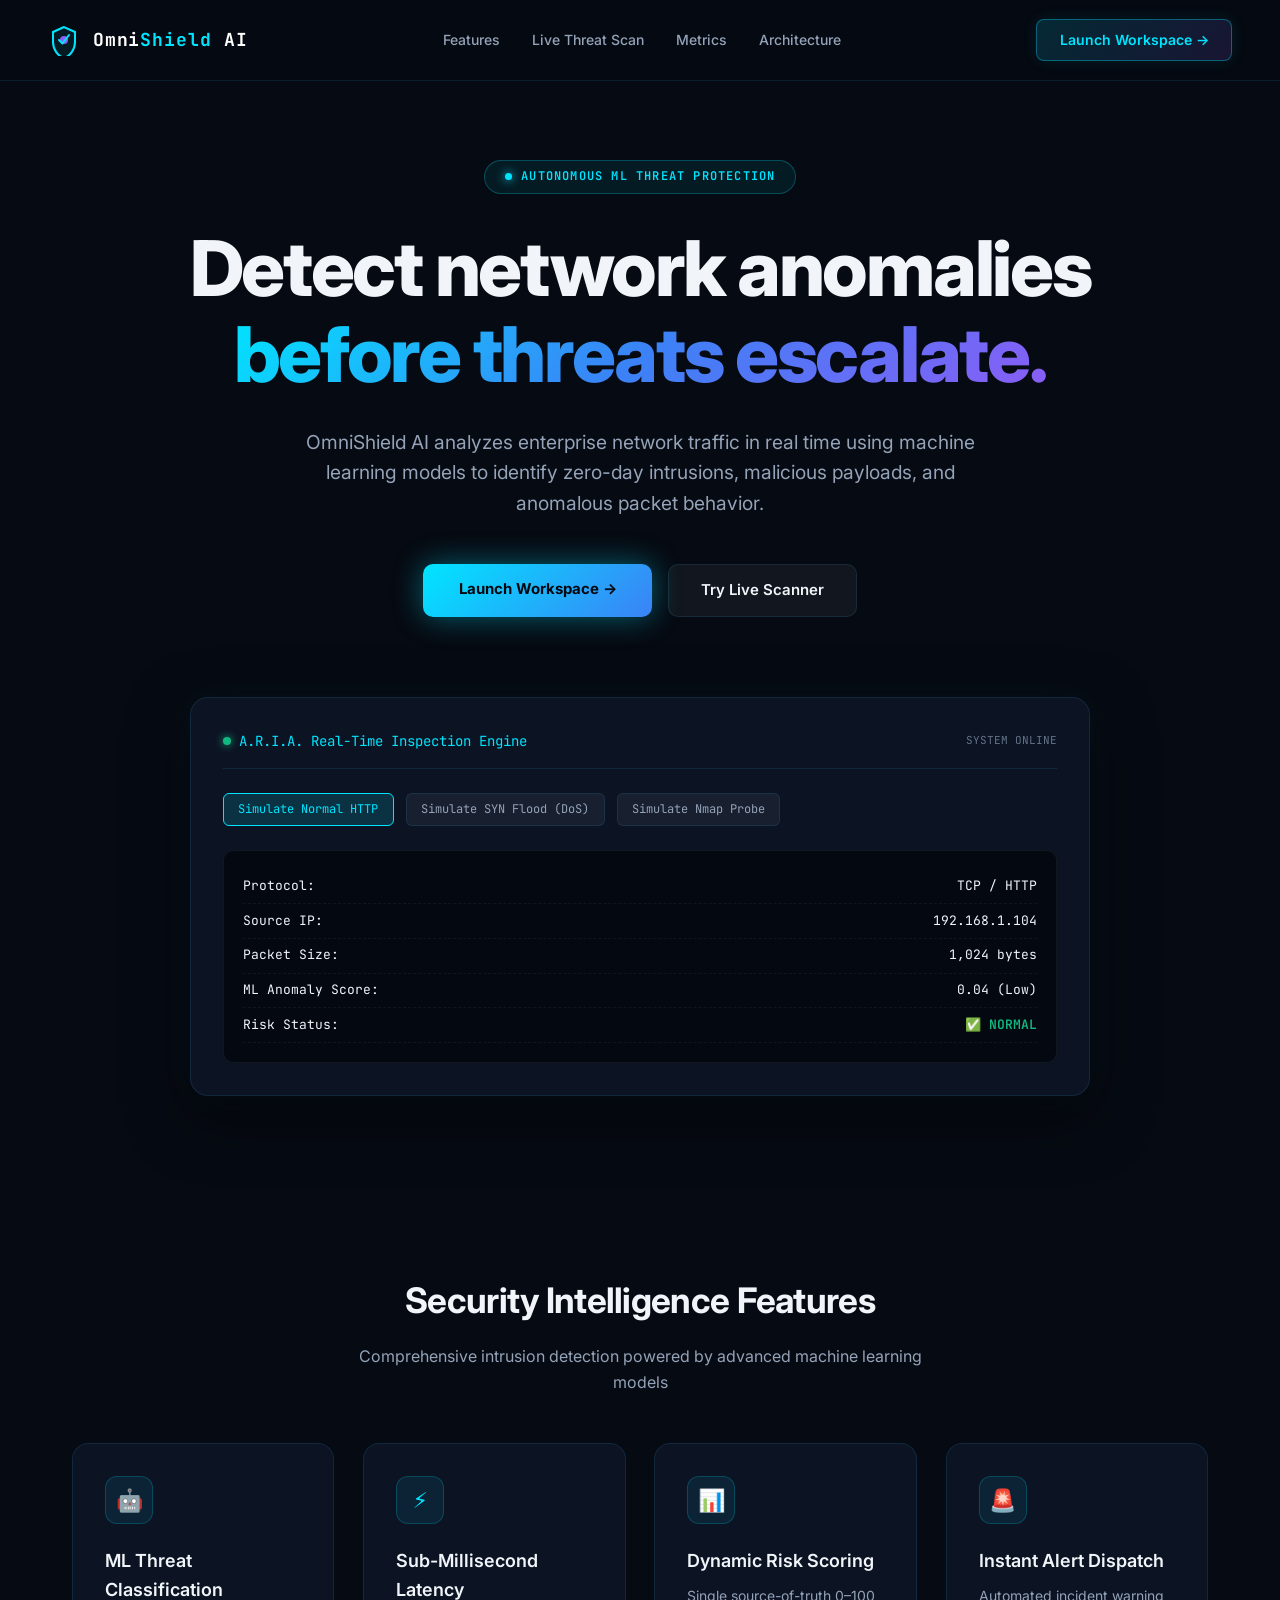
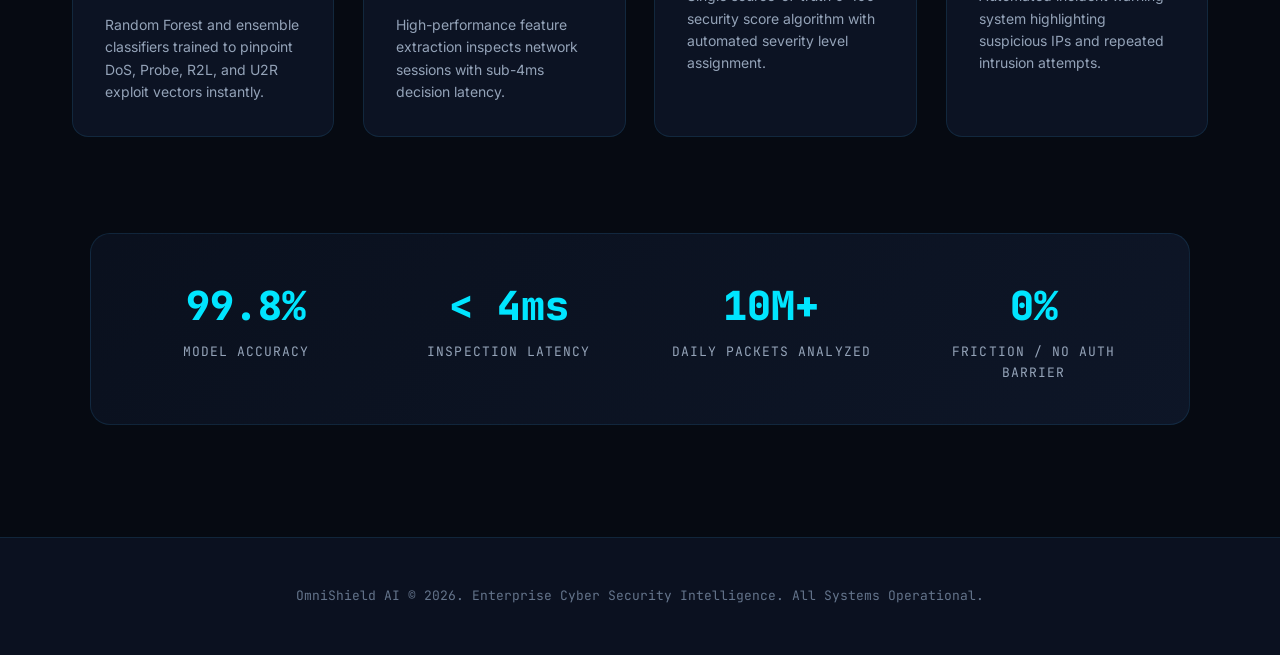
<file: app/templates/landing.html>
<!DOCTYPE html>
<html lang="en">
<head>
  <meta charset="UTF-8" />
  <meta name="viewport" content="width=device-width, initial-scale=1.0" />
  <meta name="description" content="OmniShield AI — Real-Time ML-Powered Network Intrusion & Threat Protection Platform." />
  <title>OmniShield AI — Autonomous Threat Protection Platform</title>
  <link rel="preconnect" href="https://fonts.googleapis.com" />
  <link rel="preconnect" href="https://fonts.gstatic.com" crossorigin />
  <link href="https://fonts.googleapis.com/css2?family=Inter:wght@300;400;500;600;700;800&family=JetBrains+Mono:wght@400;500&display=swap" rel="stylesheet" />
  <style>
    *, *::before, *::after { box-sizing: border-box; margin: 0; padding: 0; }
    :root {
      --bg-base: #060a12;
      --bg-surface: #0b1120;
      --bg-card: rgba(15, 23, 42, 0.75);
      --bg-card-hover: rgba(20, 30, 52, 0.9);
      --accent-cyan: #00e5ff;
      --accent-violet: #8b5cf6;
      --accent-blue: #3b82f6;
      --text-main: #f1f5f9;
      --text-muted: #94a3b8;
      --text-dim: #64748b;
      --border-subtle: rgba(56, 189, 248, 0.12);
      --border-glow: rgba(0, 229, 255, 0.35);
      --font-ui: 'Inter', system-ui, -apple-system, sans-serif;
      --font-mono: 'JetBrains Mono', monospace;
    }
    html, body {
      width: 100%; min-height: 100vh;
      font-family: var(--font-ui);
      background: var(--bg-base);
      color: var(--text-main);
      overflow-x: hidden;
      line-height: 1.6;
    }
    a { text-decoration: none; color: inherit; }

    /* === Header Navbar === */
    #navbar {
      position: fixed; top: 0; left: 0; right: 0; z-index: 1000;
      display: flex; align-items: center; justify-content: space-between;
      padding: 1.2rem 3rem;
      background: rgba(6, 10, 18, 0.85);
      backdrop-filter: blur(20px);
      border-bottom: 1px solid var(--border-subtle);
    }
    .logo { display: flex; align-items: center; gap: 0.8rem; }
    .logo-text { font-family: var(--font-mono); font-size: 18px; font-weight: 700; letter-spacing: 0.05em; color: #fff; }
    .logo-text em { color: var(--accent-cyan); font-style: normal; }

    .nav-links { display: flex; align-items: center; gap: 2rem; }
    @media(max-width: 768px){ .nav-links { display: none; } }
    .nav-link { font-size: 14px; font-weight: 500; color: var(--text-muted); transition: color 0.2s; }
    .nav-link:hover { color: var(--accent-cyan); }

    .nav-btn {
      display: inline-flex; align-items: center; gap: 0.5rem;
      background: linear-gradient(135deg, rgba(0,229,255,0.15), rgba(139,92,246,0.15));
      border: 1px solid var(--border-glow);
      color: var(--accent-cyan); font-size: 14px; font-weight: 600;
      padding: 0.55rem 1.4rem; border-radius: 8px;
      transition: all 0.25s ease;
      box-shadow: 0 0 15px rgba(0, 229, 255, 0.1);
    }
    .nav-btn:hover {
      background: linear-gradient(135deg, rgba(0,229,255,0.28), rgba(139,92,246,0.28));
      box-shadow: 0 0 25px rgba(0, 229, 255, 0.3);
      transform: translateY(-1px);
    }

    /* === Hero Section === */
    .hero-container {
      max-width: 1200px; margin: 0 auto;
      padding: 10rem 2rem 5rem;
      text-align: center;
      display: flex; flex-direction: column; align-items: center;
    }
    .hero-badge {
      display: inline-flex; align-items: center; gap: 0.6rem;
      background: rgba(0, 229, 255, 0.08);
      border: 1px solid rgba(0, 229, 255, 0.25);
      border-radius: 30px; padding: 0.4rem 1.2rem;
      font-family: var(--font-mono); font-size: 12px; font-weight: 600;
      color: var(--accent-cyan); text-transform: uppercase; letter-spacing: 0.1em;
      margin-bottom: 2rem;
    }
    .badge-dot { width: 7px; height: 7px; border-radius: 50%; background: var(--accent-cyan); box-shadow: 0 0 10px var(--accent-cyan); }

    .hero-title {
      font-size: clamp(2.8rem, 6vw, 4.8rem);
      font-weight: 800; line-height: 1.12; letter-spacing: -0.03em;
      margin-bottom: 1.8rem; max-width: 950px;
    }
    .hero-title .gradient-text {
      background: linear-gradient(135deg, #00e5ff 0%, #3b82f6 50%, #8b5cf6 100%);
      -webkit-background-clip: text; -webkit-text-fill-color: transparent;
    }

    .hero-sub {
      font-size: clamp(1rem, 2vw, 1.2rem);
      color: var(--text-muted); max-width: 720px;
      margin-bottom: 2.8rem; font-weight: 400;
    }

    .hero-ctas { display: flex; gap: 1rem; flex-wrap: wrap; justify-content: center; margin-bottom: 5rem; }
    .btn-hero-primary {
      background: linear-gradient(135deg, #00e5ff, #3b82f6);
      color: #040810; font-size: 15px; font-weight: 700;
      padding: 0.85rem 2.2rem; border-radius: 10px;
      box-shadow: 0 0 30px rgba(0, 229, 255, 0.4);
      transition: all 0.25s ease;
    }
    .btn-hero-primary:hover {
      transform: translateY(-2px); box-shadow: 0 0 40px rgba(0, 229, 255, 0.6);
    }
    .btn-hero-secondary {
      background: rgba(255, 255, 255, 0.05);
      border: 1px solid var(--border-subtle);
      color: var(--text-main); font-size: 15px; font-weight: 600;
      padding: 0.85rem 2rem; border-radius: 10px;
      transition: all 0.25s ease;
    }
    .btn-hero-secondary:hover {
      background: rgba(255, 255, 255, 0.1); border-color: rgba(255, 255, 255, 0.25); transform: translateY(-2px);
    }

    /* === Demo Interactive Scanner === */
    .scanner-card {
      width: 100%; max-width: 900px;
      background: var(--bg-card);
      border: 1px solid var(--border-subtle);
      border-radius: 18px; padding: 2rem;
      backdrop-filter: blur(16px);
      box-shadow: 0 20px 60px rgba(0, 0, 0, 0.5), 0 0 40px rgba(0, 229, 255, 0.05);
      margin-bottom: 6rem; text-align: left;
    }
    .scanner-header { display: flex; align-items: center; justify-content: space-between; margin-bottom: 1.5rem; border-bottom: 1px solid var(--border-subtle); padding-bottom: 1rem; }
    .scanner-title { font-family: var(--font-mono); font-size: 14px; color: var(--accent-cyan); display: flex; align-items: center; gap: 0.5rem; }
    .live-indicator { width: 8px; height: 8px; border-radius: 50%; background: #10b981; box-shadow: 0 0 8px #10b981; }

    .scanner-controls { display: flex; gap: 0.75rem; flex-wrap: wrap; margin-bottom: 1.5rem; }
    .sim-btn {
      background: rgba(255,255,255,0.05); border: 1px solid var(--border-subtle);
      color: var(--text-muted); font-family: var(--font-mono); font-size: 12px;
      padding: 0.45rem 0.9rem; border-radius: 6px; cursor: pointer; transition: all 0.2s;
    }
    .sim-btn:hover { background: rgba(0,229,255,0.1); color: var(--accent-cyan); border-color: var(--border-glow); }
    .sim-btn.active { background: rgba(0,229,255,0.15); color: var(--accent-cyan); border-color: var(--accent-cyan); }

    .scanner-display {
      background: #040810; border: 1px solid rgba(255,255,255,0.06);
      border-radius: 10px; padding: 1.2rem; font-family: var(--font-mono); font-size: 13px;
    }
    .scan-line { display: flex; justify-content: space-between; padding: 0.4rem 0; border-bottom: 1px dashed rgba(255,255,255,0.05); }
    .status-normal { color: #10b981; font-weight: 600; }
    .status-attack { color: #f43f5e; font-weight: 600; }
    .status-suspicious { color: #f59e0b; font-weight: 600; }

    /* === Feature Cards Grid === */
    .section-title { font-size: 2.2rem; font-weight: 700; letter-spacing: -0.02em; margin-bottom: 1rem; text-align: center; }
    .section-sub { font-size: 1rem; color: var(--text-muted); text-align: center; margin-bottom: 4rem; max-width: 600px; }

    .grid-container {
      max-width: 1200px; margin: 0 auto 6rem; padding: 0 2rem;
      display: grid; grid-template-columns: repeat(auto-fit, minmax(260px, 1fr)); gap: 1.8rem;
    }
    .feature-card {
      background: var(--bg-card); border: 1px solid var(--border-subtle);
      border-radius: 16px; padding: 2rem; text-align: left;
      transition: all 0.3s ease; backdrop-filter: blur(12px);
    }
    .feature-card:hover {
      background: var(--bg-card-hover); border-color: var(--border-glow);
      transform: translateY(-4px); box-shadow: 0 12px 30px rgba(0,0,0,0.4), 0 0 20px rgba(0,229,255,0.1);
    }
    .feature-icon {
      width: 48px; height: 48px; border-radius: 12px;
      background: rgba(0, 229, 255, 0.08); border: 1px solid rgba(0, 229, 255, 0.2);
      display: flex; align-items: center; justify-content: center;
      font-size: 22px; color: var(--accent-cyan); margin-bottom: 1.4rem;
    }
    .feature-h3 { font-size: 18px; font-weight: 600; margin-bottom: 0.6rem; color: var(--text-main); }
    .feature-p { font-size: 14px; color: var(--text-muted); line-height: 1.6; }

    /* === Stats Grid === */
    .stats-bar {
      max-width: 1100px; margin: 0 auto 7rem; padding: 2.5rem;
      background: linear-gradient(135deg, rgba(11,17,32,0.9), rgba(15,23,42,0.9));
      border: 1px solid var(--border-subtle); border-radius: 20px;
      display: grid; grid-template-columns: repeat(auto-fit, minmax(200px, 1fr)); gap: 2rem;
      text-align: center;
    }
    .stat-num { font-family: var(--font-mono); font-size: 2.5rem; font-weight: 800; color: var(--accent-cyan); margin-bottom: 0.3rem; }
    .stat-lbl { font-size: 13px; color: var(--text-muted); text-transform: uppercase; letter-spacing: 0.08em; font-family: var(--font-mono); }

    /* === Footer === */
    footer {
      border-top: 1px solid var(--border-subtle); padding: 3rem 2rem;
      text-align: center; font-size: 13px; color: var(--text-dim); font-family: var(--font-mono);
      background: var(--bg-surface);
    }
  </style>
</head>
<body>

<!-- Navbar -->
<nav id="navbar">
  <a href="/" class="logo">
    <svg width="32" height="32" viewBox="0 0 32 32" fill="none" xmlns="http://www.w3.org/2000/svg">
      <path d="M16 3L5 8v10c0 7.33 4.86 14.16 11 16 6.14-1.84 11-8.67 11-16V8L16 3z" stroke="#00e5ff" stroke-width="2" fill="rgba(0,229,255,0.08)"/>
      <circle cx="16" cy="16" r="4" fill="#8b5cf6"/>
      <path d="M11 16l3.5 3.5L21 11" stroke="#00e5ff" stroke-width="2" stroke-linecap="round" stroke-linejoin="round"/>
    </svg>
    <span class="logo-text">Omni<em>Shield</em> AI</span>
  </a>

  <div class="nav-links">
    <a href="#features" class="nav-link">Features</a>
    <a href="#demo" class="nav-link">Live Threat Scan</a>
    <a href="#stats" class="nav-link">Metrics</a>
    <a href="#architecture" class="nav-link">Architecture</a>
  </div>

  <a href="/app" class="nav-btn">
    Launch Workspace &rarr;
  </a>
</nav>

<!-- Hero Section -->
<div class="hero-container">
  <div class="hero-badge">
    <div class="badge-dot"></div>
    Autonomous ML Threat Protection
  </div>

  <h1 class="hero-title">
    Detect network anomalies<br>
    <span class="gradient-text">before threats escalate.</span>
  </h1>

  <p class="hero-sub">
    OmniShield AI analyzes enterprise network traffic in real time using machine learning models to identify zero-day intrusions, malicious payloads, and anomalous packet behavior.
  </p>

  <div class="hero-ctas">
    <a href="/app" class="btn-hero-primary">Launch Workspace &rarr;</a>
    <a href="#demo" class="btn-hero-secondary">Try Live Scanner</a>
  </div>

  <!-- Live Demo Card -->
  <div class="scanner-card" id="demo">
    <div class="scanner-header">
      <div class="scanner-title">
        <div class="live-indicator"></div>
        A.R.I.A. Real-Time Inspection Engine
      </div>
      <span style="font-family:var(--font-mono); font-size:11px; color:var(--text-dim);">SYSTEM ONLINE</span>
    </div>

    <div class="scanner-controls">
      <button class="sim-btn active" onclick="simTraffic('normal')">Simulate Normal HTTP</button>
      <button class="sim-btn" onclick="simTraffic('dos')">Simulate SYN Flood (DoS)</button>
      <button class="sim-btn" onclick="simTraffic('probe')">Simulate Nmap Probe</button>
    </div>

    <div class="scanner-display">
      <div class="scan-line"><span>Protocol:</span><span id="p-proto">TCP / HTTP</span></div>
      <div class="scan-line"><span>Source IP:</span><span id="p-src">192.168.1.104</span></div>
      <div class="scan-line"><span>Packet Size:</span><span id="p-bytes">1,024 bytes</span></div>
      <div class="scan-line"><span>ML Anomaly Score:</span><span id="p-score">0.04 (Low)</span></div>
      <div class="scan-line"><span>Risk Status:</span><span id="p-status" class="status-normal">✅ NORMAL</span></div>
    </div>
  </div>
</div>

<!-- Features -->
<div id="features">
  <h2 class="section-title">Security Intelligence Features</h2>
  <p class="section-sub" style="margin: 0 auto 3rem;">Comprehensive intrusion detection powered by advanced machine learning models</p>

  <div class="grid-container">
    <div class="feature-card">
      <div class="feature-icon">🤖</div>
      <h3 class="feature-h3">ML Threat Classification</h3>
      <p class="feature-p">Random Forest and ensemble classifiers trained to pinpoint DoS, Probe, R2L, and U2R exploit vectors instantly.</p>
    </div>

    <div class="feature-card">
      <div class="feature-icon">⚡</div>
      <h3 class="feature-h3">Sub-Millisecond Latency</h3>
      <p class="feature-p">High-performance feature extraction inspects network sessions with sub-4ms decision latency.</p>
    </div>

    <div class="feature-card">
      <div class="feature-icon">📊</div>
      <h3 class="feature-h3">Dynamic Risk Scoring</h3>
      <p class="feature-p">Single source-of-truth 0–100 security score algorithm with automated severity level assignment.</p>
    </div>

    <div class="feature-card">
      <div class="feature-icon">🚨</div>
      <h3 class="feature-h3">Instant Alert Dispatch</h3>
      <p class="feature-p">Automated incident warning system highlighting suspicious IPs and repeated intrusion attempts.</p>
    </div>
  </div>
</div>

<!-- Stats -->
<div class="stats-bar" id="stats">
  <div>
    <div class="stat-num">99.8%</div>
    <div class="stat-lbl">Model Accuracy</div>
  </div>
  <div>
    <div class="stat-num">&lt; 4ms</div>
    <div class="stat-lbl">Inspection Latency</div>
  </div>
  <div>
    <div class="stat-num">10M+</div>
    <div class="stat-lbl">Daily Packets Analyzed</div>
  </div>
  <div>
    <div class="stat-num">0%</div>
    <div class="stat-lbl">Friction / No Auth Barrier</div>
  </div>
</div>

<!-- Footer -->
<footer>
  <p>OmniShield AI &copy; 2026. Enterprise Cyber Security Intelligence. All Systems Operational.</p>
</footer>

<script>
function simTraffic(type) {
  document.querySelectorAll('.sim-btn').forEach(b => b.classList.remove('active'));
  event.target.classList.add('active');

  const proto = document.getElementById('p-proto');
  const src = document.getElementById('p-src');
  const bytes = document.getElementById('p-bytes');
  const score = document.getElementById('p-score');
  const status = document.getElementById('p-status');

  if(type === 'normal'){
    proto.textContent = 'TCP / HTTP';
    src.textContent = '192.168.1.104';
    bytes.textContent = '1,024 bytes';
    score.textContent = '0.04 (Low)';
    status.className = 'status-normal';
    status.textContent = '✅ NORMAL';
  } else if(type === 'dos'){
    proto.textContent = 'TCP / SYN-FLOOD';
    src.textContent = '45.33.22.11';
    bytes.textContent = '64,000 bytes';
    score.textContent = '0.94 (Critical)';
    status.className = 'status-attack';
    status.textContent = '🚨 ATTACK DETECTED (DoS)';
  } else if(type === 'probe'){
    proto.textContent = 'TCP / NMAP SCAN';
    src.textContent = '185.220.101.5';
    bytes.textContent = '256 bytes';
    score.textContent = '0.62 (Medium)';
    status.className = 'status-suspicious';
    status.textContent = '⚠️ SUSPICIOUS PROBE';
  }
}
</script>
</body>
</html>
</file>
